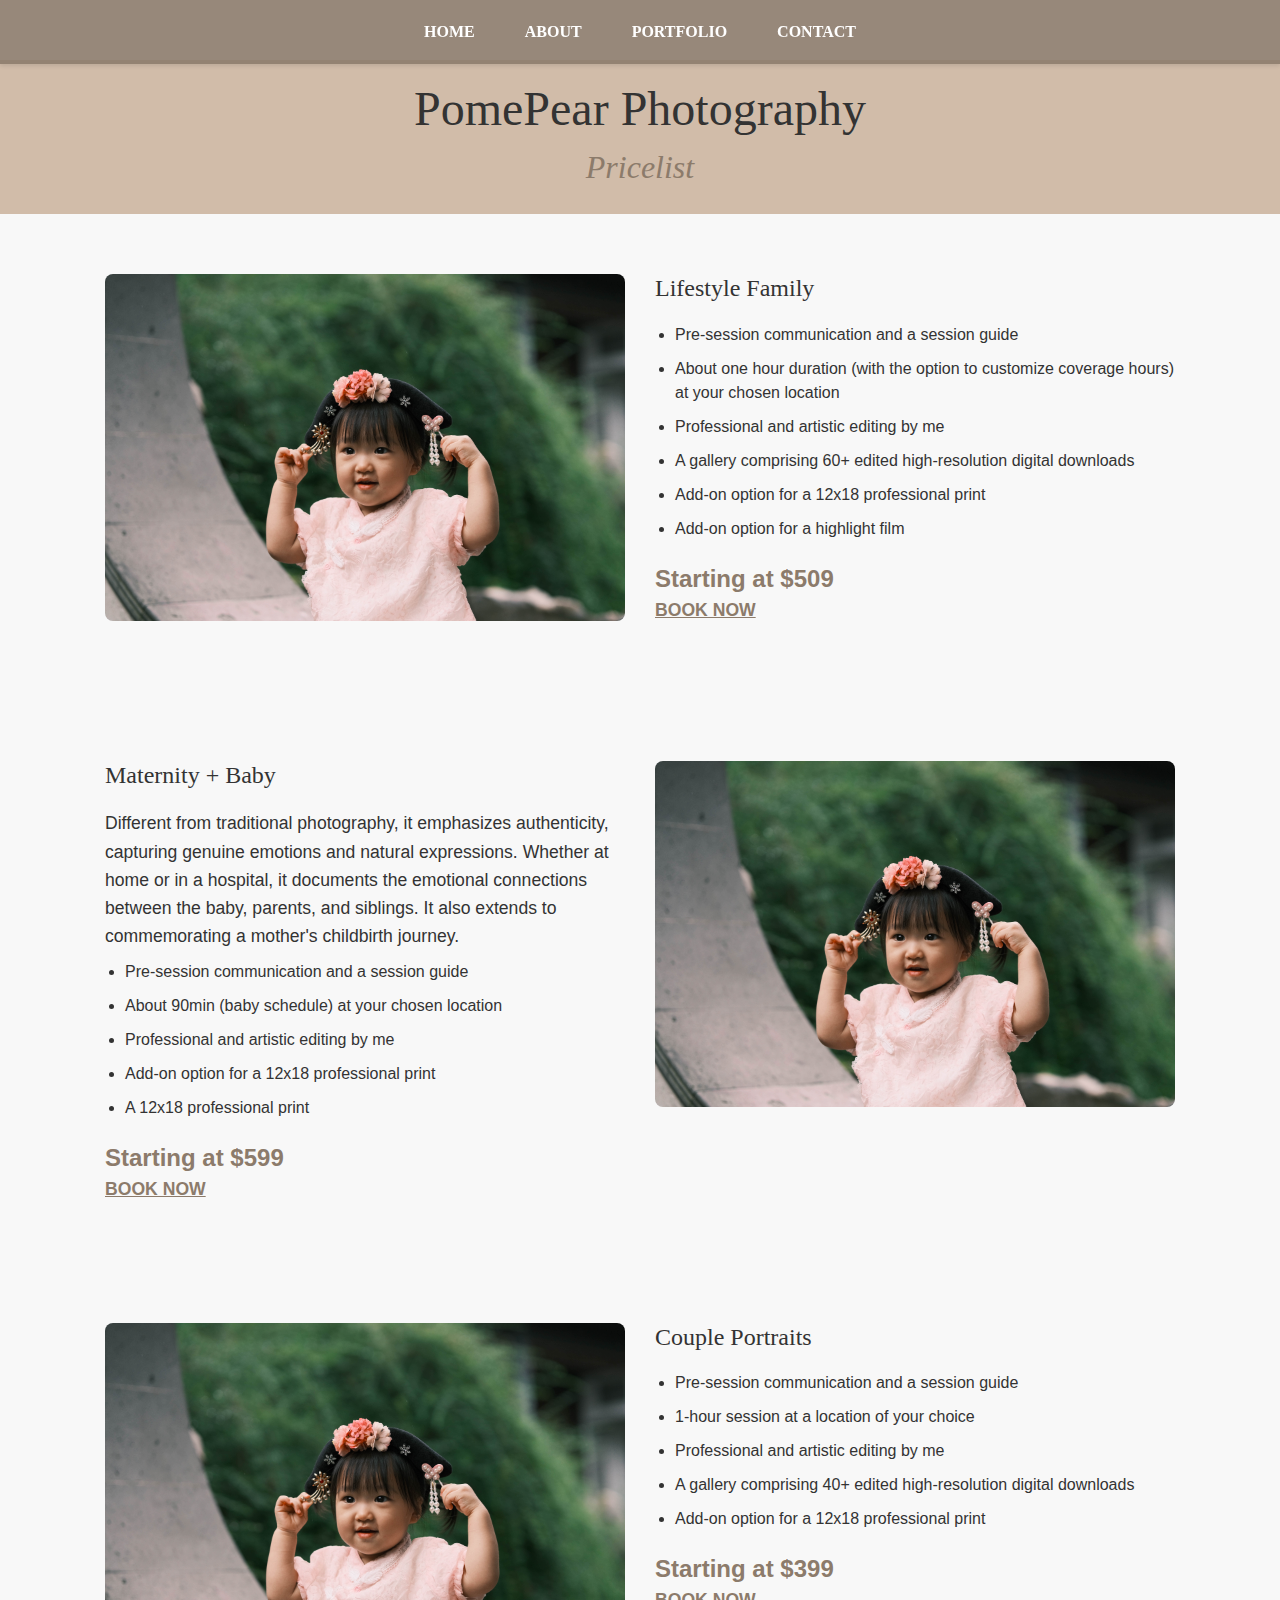
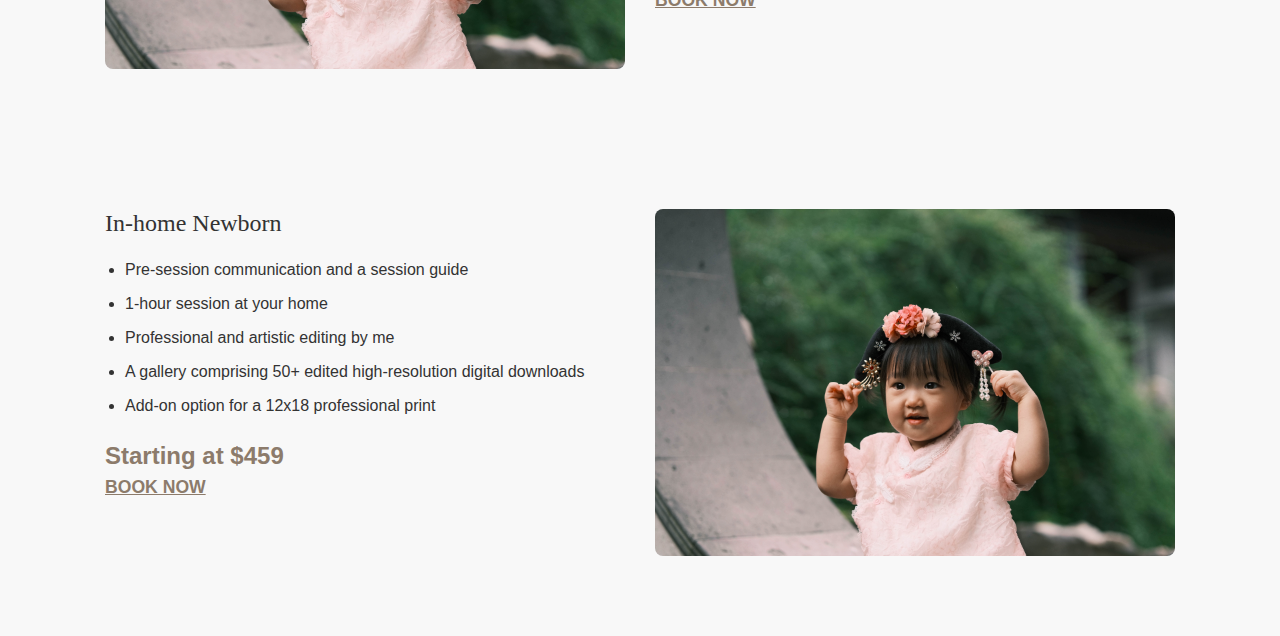
<file: pricing.html>
<!DOCTYPE html>
<html lang="en">
<head>
    <meta charset="UTF-8">
    <meta name="viewport" content="width=device-width, initial-scale=1.0">
    <title>PomePear Photography - Pricing</title>
    <link rel="stylesheet" href="https://stackpath.bootstrapcdn.com/bootstrap/4.5.2/css/bootstrap.min.css">

    <link href="https://cdn.jsdelivr.net/npm/bootstrap-icons/font/bootstrap-icons.css" rel="stylesheet">
    <link rel="stylesheet" href = "style/pricing_style.css">

</head>
<body>


    <div class="nav pricing-nav">
        <a href="index.html#home">Home</a>
        <a href="index.html#about">About</a>
        <a href="https://pomepearphoto.pic-time.com/client" target="_blank" rel="noopener noreferrer">Portfolio</a>
        <a href="index.html#contact">Contact</a>
    </div>
    
<div class="header" id = "header">
    <h1>PomePear Photography</h1>
    <h2>Pricelist</h2>
</div>

<div class="container">

    <!-- Newborn Section -->
    <div class="pricing-section row" id="newborn">
        <div class="col-md-6">
            <img src="./img/WechatIMG3042.jpg" alt="Newborn Photo">
        </div>
        <div class="col-md-6">
            <h3>Lifestyle Family</h3>
            <ul>
                <li>Pre-session communication and a session guide</li>
                <li>About one hour duration (with the option to customize coverage hours) at your chosen location</li>
                <li>Professional and artistic editing by me</li>
                <li>A gallery comprising 60+ edited high-resolution digital downloads</li>
                <li>Add-on option for a 12x18 professional print</li>
                <li>Add-on option for a highlight film</li>
            </ul>
            <div class="price">Starting at $509</div>
            <a href="index.html#contact" class="book-now-link">
                <div class="book-now">BOOK NOW</div>
            </a>
                    </div>
    </div>

    <!-- Portrait Section -->
    <div class="pricing-section row" id="portrait">
        <div class="col-md-6 order-md-2">
            <img src="./img/WechatIMG3042.jpg" alt="Portrait Photo">
        </div>
        <div class="col-md-6 order-md-1">
            <h3>Maternity + Baby</h3>
            <p>Different from traditional photography, it emphasizes authenticity, capturing genuine emotions and natural expressions. Whether at home or in a hospital, it documents the emotional connections between the baby, parents, and siblings. It also extends to commemorating a mother's childbirth journey.</p>
            <ul>
                <li>Pre-session communication and a session guide</li>
                <li>About 90min (baby schedule) at your chosen location</li>
                <li>Professional and artistic editing by me</li>
                <li>Add-on option for a 12x18 professional print</li>
                <li>A 12x18 professional print</li>
            </ul>
            <div class="price">Starting at $599</div>
            <a href="index.html#contact" class="book-now-link">
                <div class="book-now">BOOK NOW</div>
            </a>
                    </div>
    </div>

    <!-- Couple Section -->
    <div class="pricing-section row" id="couple">
        <div class="col-md-6">
            <img src="./img/WechatIMG3042.jpg" alt="Couple Photo">
        </div>
        <div class="col-md-6">
            <h3>Couple Portraits</h3>
            <ul>
                <li>Pre-session communication and a session guide</li>
                <li>1-hour session at a location of your choice</li>
                <li>Professional and artistic editing by me</li>
                <li>A gallery comprising 40+ edited high-resolution digital downloads</li>
                <li>Add-on option for a 12x18 professional print</li>
            </ul>
            <div class="price">Starting at $399</div>
            <a href="index.html#contact" class="book-now-link">
                <div class="book-now">BOOK NOW</div>
            </a>
                    </div>
    </div>

    <!-- Family Section -->
    <div class="pricing-section row" id="family">
        <div class="col-md-6 order-md-2">
            <img src="./img/WechatIMG3042.jpg" alt="Family Photo">
        </div>
        <div class="col-md-6 order-md-1">
            <h3>In-home Newborn</h3>
            <ul>
                <li>Pre-session communication and a session guide</li>
                <li>1-hour session at your home</li>
                <li>Professional and artistic editing by me</li>
                <li>A gallery comprising 50+ edited high-resolution digital downloads</li>
                <li>Add-on option for a 12x18 professional print</li>
            </ul>
            <div class="price">Starting at $459</div>
            <a href="index.html#contact" class="book-now-link">
                <div class="book-now">BOOK NOW</div>
            </a>
                    </div>
    </div>



    <div class="back-to-top" id="backToTop">
        <i class="bi bi-arrow-up"></i>
    </div>
    

</div>



<script src="./javascript/pricing_func.js"></script>



</body>
</html>
</file>
<file: style/pricing_style.css>
body {
    font-family: 'Arial', sans-serif;
    background-color: #f8f8f8;
    color: #333;
}
.header {
    background-color: #D1BCA9;
    padding: 20px;
    text-align: center;
}
.header h1 {
    font-family: 'Georgia', serif;
    font-size: 3rem;
    margin: 0;
}
.header h2 {
    font-family: 'Georgia', serif;
    font-style: italic;
    color: #8c7b6b;
    margin-top: 10px;
}
.pricing-section {
    padding: 60px 20px;
}
.pricing-section img {
    width: 100%;
    border-radius: 8px;
    margin-bottom: 20px;
}
.pricing-section h3 {
    font-family: 'Georgia', serif;
    font-size: 1.5rem;
    margin-bottom: 20px;
}
.pricing-section p {
    font-size: 1.1rem;
    margin-bottom: 10px;
    line-height: 1.6;
}
.pricing-section ul {
    padding-left: 20px;
    list-style-type: disc;
}
.pricing-section ul li {
    margin-bottom: 10px;
}
.pricing-section .price {
    font-size: 1.5rem;
    font-weight: bold;
    color: #8c7b6b;
    margin-top: 20px;
}
.pricing-section .book-now {
    font-size: 1.1rem;
    font-weight: bold;
    color: #8c7b6b;
    text-decoration: underline;
    cursor: pointer;
}

/* Common Navigation Styling (shared with index.html) */
.nav {
    font-family: 'Georgia', serif;
    font-size: 1rem;
    text-transform: uppercase;
    display: flex;
    justify-content: center;
    gap: 20px;
    padding: 10px 0;
    z-index: 100;
}

/* Pricing Navigation (specific to pricing.html) */
.pricing-nav {
    position: fixed;
    top: 0;
    left: 0;
    width: 100%;
    background-color: rgba(140, 123, 107, 0.9); /* Matches the global nav style */
    color: white;
    box-shadow: 0 2px 4px rgba(0, 0, 0, 0.1);
}

.pricing-nav a {
    color: white;
    text-decoration: none;
    padding: 10px 15px;
    border-radius: 4px;
    transition: all 0.3s;
    font-weight: bold;
}

.pricing-nav a:hover {
    background-color: #6d5d4e;
    color: white;
    text-decoration: none;
}

/* Add space to prevent overlap with the fixed nav */
body {
    padding-top: 60px; /* Adjust based on the nav height */
}

/* Responsive Design */
@media (max-width: 768px) {
    .nav {
        flex-direction: column;
        gap: 10px;
    }

    .pricing-nav a {
        font-size: 0.9rem;
    }
}

.back-to-top {
    position: fixed;
    bottom: 20px;
    right: 20px;
    width: 50px;
    height: 50px;
    background-color: #8c7b6b;
    color: white;
    border-radius: 50%;
    display: flex;
    justify-content: center;
    align-items: center;
    font-size: 1.5rem;
    cursor: pointer;
    opacity: 0;
    visibility: hidden;
    transition: opacity 0.3s, visibility 0.3s;
    z-index: 1000; /* Ensure it's above other elements */
}

.back-to-top:hover {
    background-color: #6d5d4e;
}

.back-to-top.show {
    opacity: 1;
    visibility: visible;
}
</file>
